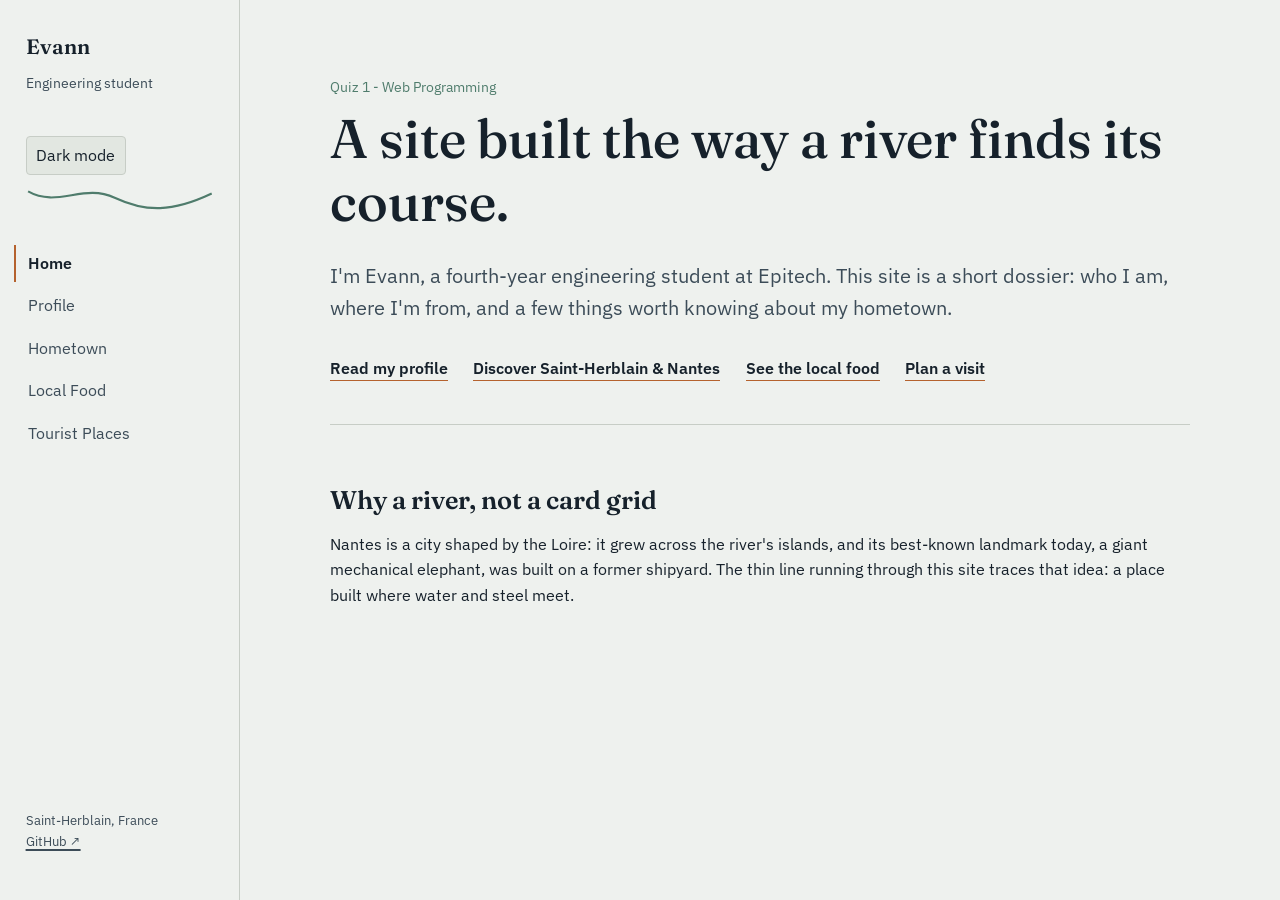
<file: index.html>
<!DOCTYPE html>
<html lang="en">
<head>
<meta charset="UTF-8">
<meta name="viewport" content="width=device-width, initial-scale=1.0">
<title>Evann - Home</title>
<link rel="preconnect" href="https://fonts.googleapis.com">
<link href="https://fonts.googleapis.com/css2?family=Fraunces:opsz,wght@9..144,500;9..144,600&family=IBM+Plex+Sans:wght@400;500;600&display=swap" rel="stylesheet">
<link rel="stylesheet" href="assets/css/style.css">
</head>
<body>

<div class="topbar">
  <p class="brand">Evann</p>
  <button class="topbar-toggle" aria-expanded="false">Menu</button>
</div>
<nav class="mobile-nav" aria-label="Mobile navigation">
  <a class="nav-link" href="index.html" aria-current="page">Home</a>
  <a class="nav-link" href="profile/index.html">Profile</a>
  <a class="nav-link" href="hometown/index.html">Hometown</a>
  <a class="nav-link" href="food/index.html">Local Food</a>
  <a class="nav-link" href="tourist/index.html">Tourist Places</a>
</nav>

<div class="layout">
  <aside class="sidebar">
    <div class="sidebar-header">
      <p class="brand">Evann</p>
      <p class="brand-role">Engineering student</p>
    </div>

    <svg class="river-line" viewBox="0 0 180 34" aria-hidden="true">
      <path d="M2 10 C 30 26, 55 2, 85 16 S 140 30, 178 12" />
    </svg>

    <ul class="nav-list">
      <li><a class="nav-link" href="index.html" aria-current="page">Home</a></li>
      <li><a class="nav-link" href="profile/index.html">Profile</a></li>
      <li><a class="nav-link" href="hometown/index.html">Hometown</a></li>
      <li><a class="nav-link" href="food/index.html">Local Food</a></li>
      <li><a class="nav-link" href="tourist/index.html">Tourist Places</a></li>
    </ul>

    <p class="sidebar-foot">Saint-Herblain, France<br><a href="https://github.com/" target="_blank" rel="noopener">GitHub ↗</a></p>
  </aside>

  <main>
    <p class="eyebrow">Quiz 1 - Web Programming</p>
    <h1>A site built the way a river finds its course.</h1>
    <p class="lede">I'm Evann, a fourth-year engineering student at Epitech. This site is a short dossier: who I am, where I'm from, and a few things worth knowing about my hometown.</p>

    <ul class="hero-links">
      <li><a href="profile/index.html">Read my profile</a></li>
      <li><a href="hometown/index.html">Discover Saint-Herblain &amp; Nantes</a></li>
      <li><a href="food/index.html">See the local food</a></li>
      <li><a href="tourist/index.html">Plan a visit</a></li>
    </ul>

    <hr class="rule">

    <h2>Why a river, not a card grid</h2>
    <p>Nantes is a city shaped by the Loire: it grew across the river's islands, and its best-known landmark today, a giant mechanical elephant, was built on a former shipyard. The thin line running through this site traces that idea: a place built where water and steel meet.</p>
  </main>
</div>

<script src="assets/js/main.js"></script>
</body>
</html>
</file>
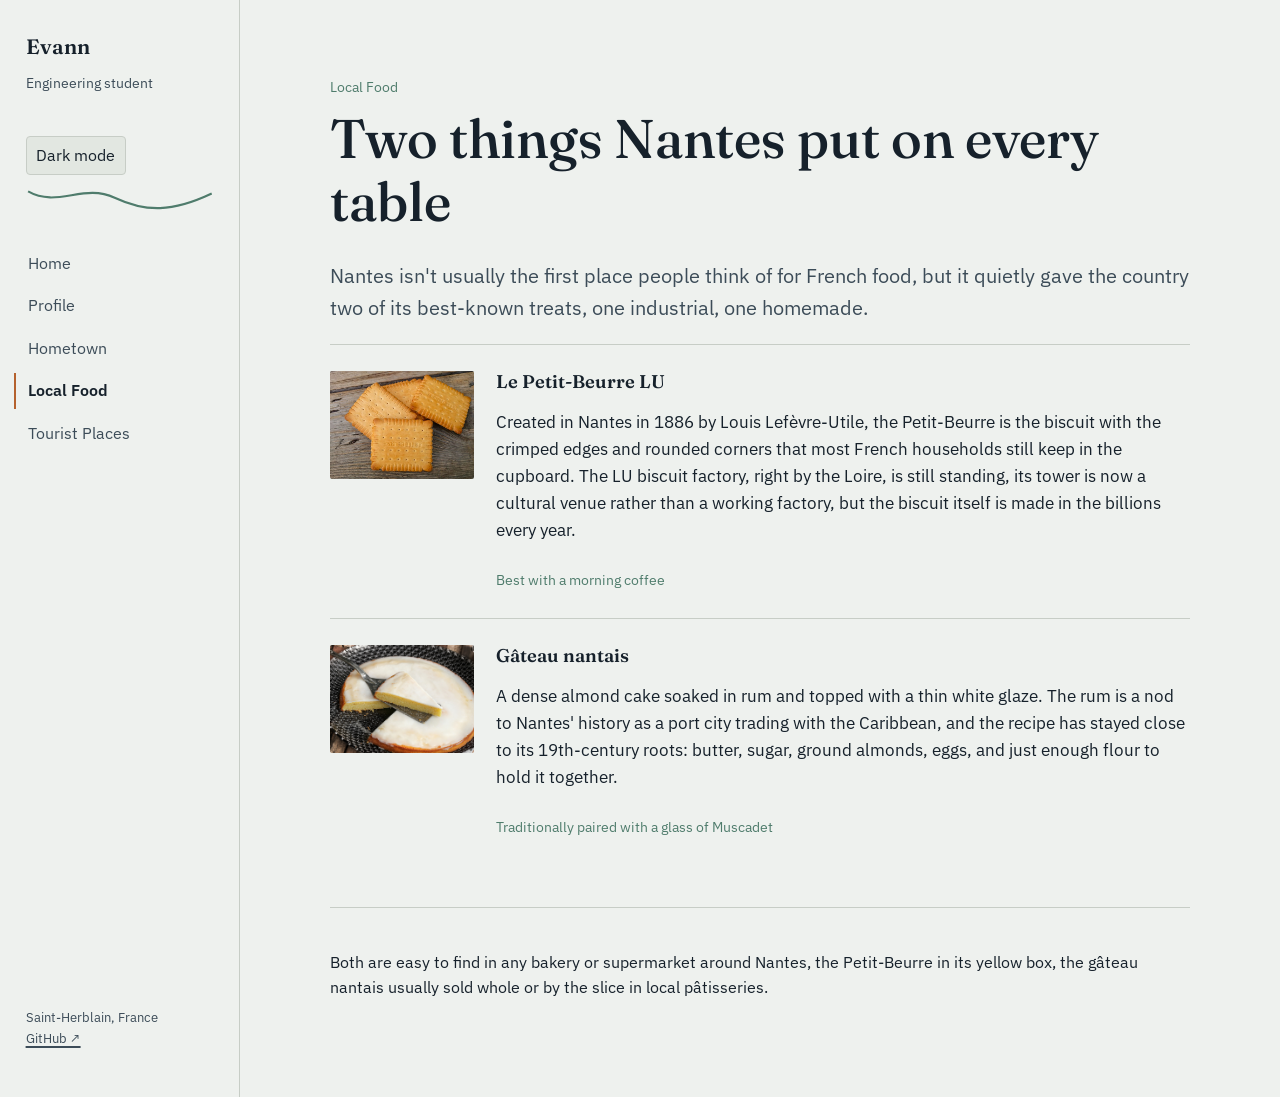
<file: food/index.html>
<!DOCTYPE html>
<html lang="en">
<head>
<meta charset="UTF-8">
<meta name="viewport" content="width=device-width, initial-scale=1.0">
<title>Evann - Local Food</title>
<link rel="preconnect" href="https://fonts.googleapis.com">
<link href="https://fonts.googleapis.com/css2?family=Fraunces:opsz,wght@9..144,500;9..144,600&family=IBM+Plex+Sans:wght@400;500;600&display=swap" rel="stylesheet">
<link rel="stylesheet" href="../assets/css/style.css">
</head>
<body>

<div class="topbar">
  <p class="brand">Evann</p>
  <button class="topbar-toggle" aria-expanded="false">Menu</button>
</div>
<nav class="mobile-nav" aria-label="Mobile navigation">
  <a class="nav-link" href="../index.html">Home</a>
  <a class="nav-link" href="../profile/index.html">Profile</a>
  <a class="nav-link" href="../hometown/index.html">Hometown</a>
  <a class="nav-link" href="index.html" aria-current="page">Local Food</a>
  <a class="nav-link" href="../tourist/index.html">Tourist Places</a>
</nav>

<div class="layout">
  <aside class="sidebar">
    <div class="sidebar-header">
      <p class="brand">Evann</p>
      <p class="brand-role">Engineering student</p>
    </div>

    <svg class="river-line" viewBox="0 0 180 34" aria-hidden="true">
      <path d="M2 10 C 30 26, 55 2, 85 16 S 140 30, 178 12" />
    </svg>

    <ul class="nav-list">
      <li><a class="nav-link" href="../index.html">Home</a></li>
      <li><a class="nav-link" href="../profile/index.html">Profile</a></li>
      <li><a class="nav-link" href="../hometown/index.html">Hometown</a></li>
      <li><a class="nav-link" href="index.html" aria-current="page">Local Food</a></li>
      <li><a class="nav-link" href="../tourist/index.html">Tourist Places</a></li>
    </ul>

    <p class="sidebar-foot">Saint-Herblain, France<br><a href="https://github.com/" target="_blank" rel="noopener">GitHub ↗</a></p>
  </aside>

  <main>
    <p class="eyebrow">Local Food</p>
    <h1>Two things Nantes put on every table</h1>
    <p class="lede">Nantes isn't usually the first place people think of for French food, but it quietly gave the country two of its best-known treats, one industrial, one homemade.</p>

    <div class="entry">
      <img src="../assets/img/food_petit_beurre.jpg" alt="Petit-Beurre LU biscuits">
      <div>
        <h3>Le Petit-Beurre LU</h3>
        <p>Created in Nantes in 1886 by Louis Lefèvre-Utile, the Petit-Beurre is the biscuit with the crimped edges and rounded corners that most French households still keep in the cupboard. The LU biscuit factory, right by the Loire, is still standing, its tower is now a cultural venue rather than a working factory, but the biscuit itself is made in the billions every year.</p>
        <span class="note">Best with a morning coffee</span>
      </div>
    </div>

    <div class="entry">
      <img src="../assets/img/food_gateau_nantais.jpeg" alt="Gâteau nantais, a rum and almond cake">
      <div>
        <h3>Gâteau nantais</h3>
        <p>A dense almond cake soaked in rum and topped with a thin white glaze. The rum is a nod to Nantes' history as a port city trading with the Caribbean, and the recipe has stayed close to its 19th-century roots: butter, sugar, ground almonds, eggs, and just enough flour to hold it together.</p>
        <span class="note">Traditionally paired with a glass of Muscadet</span>
      </div>
    </div>

    <hr class="rule">
    <p>Both are easy to find in any bakery or supermarket around Nantes, the Petit-Beurre in its yellow box, the gâteau nantais usually sold whole or by the slice in local pâtisseries.</p>
  </main>
</div>

<script src="../assets/js/main.js"></script>
</body>
</html>
</file>
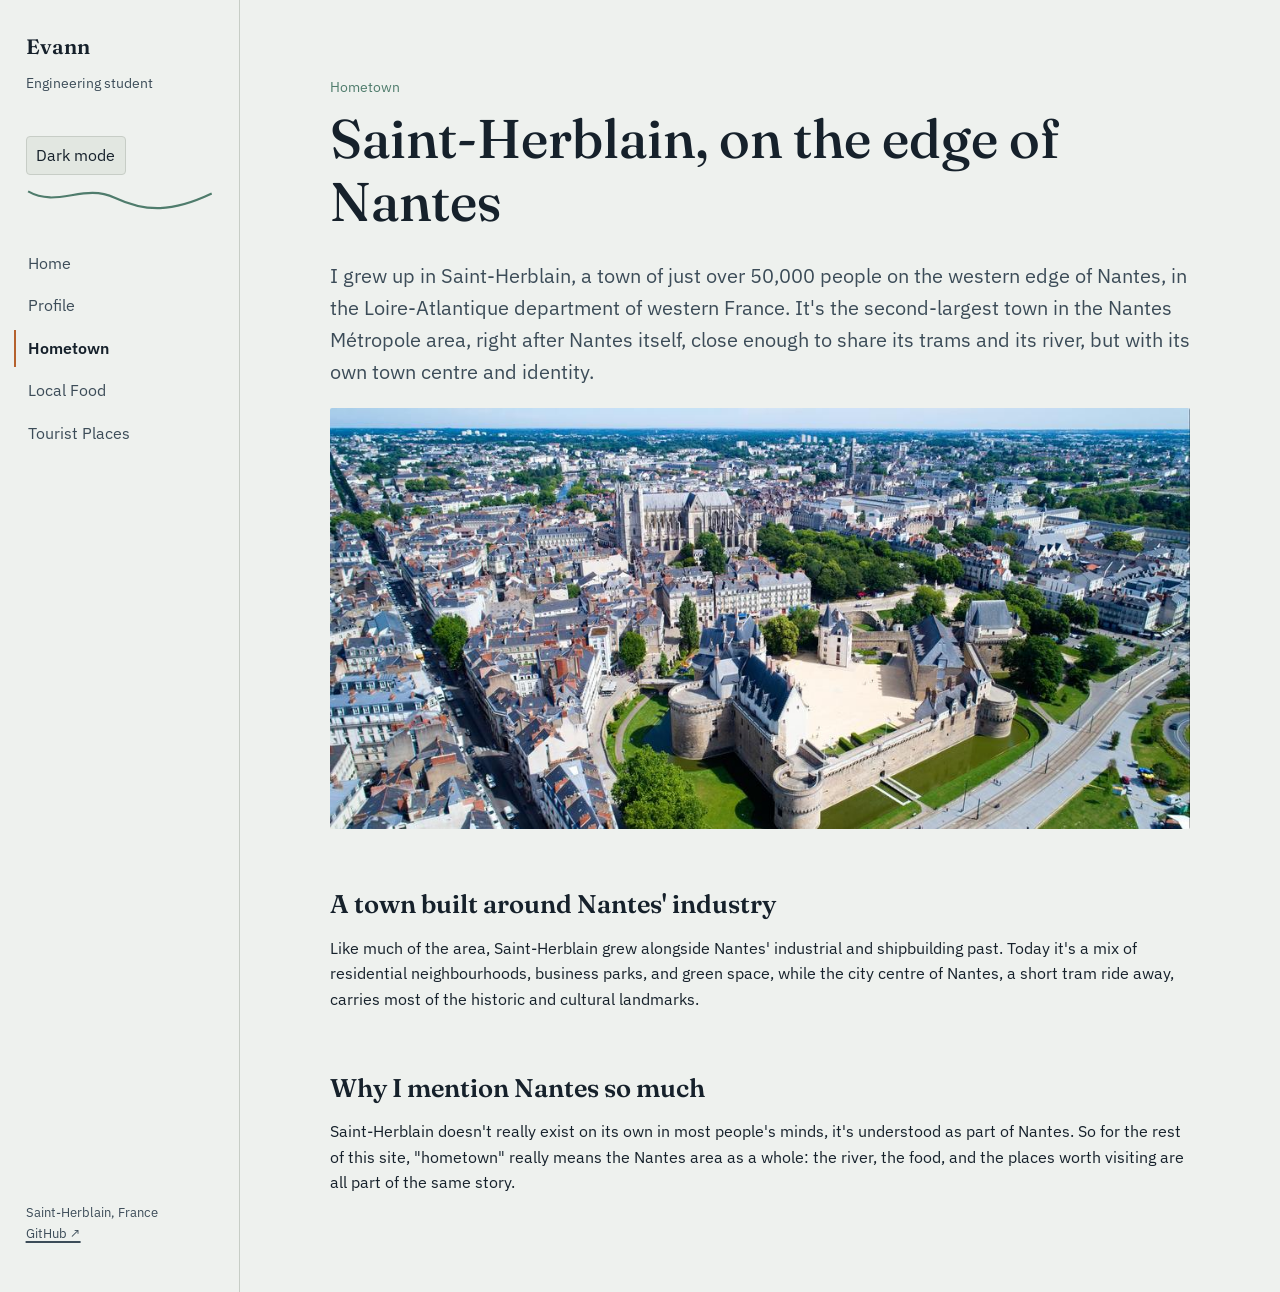
<file: hometown/index.html>
<!DOCTYPE html>
<html lang="en">
<head>
<meta charset="UTF-8">
<meta name="viewport" content="width=device-width, initial-scale=1.0">
<title>Evann - Hometown</title>
<link rel="preconnect" href="https://fonts.googleapis.com">
<link href="https://fonts.googleapis.com/css2?family=Fraunces:opsz,wght@9..144,500;9..144,600&family=IBM+Plex+Sans:wght@400;500;600&display=swap" rel="stylesheet">
<link rel="stylesheet" href="../assets/css/style.css">
</head>
<body>

<div class="topbar">
  <p class="brand">Evann</p>
  <button class="topbar-toggle" aria-expanded="false">Menu</button>
</div>
<nav class="mobile-nav" aria-label="Mobile navigation">
  <a class="nav-link" href="../index.html">Home</a>
  <a class="nav-link" href="../profile/index.html">Profile</a>
  <a class="nav-link" href="index.html" aria-current="page">Hometown</a>
  <a class="nav-link" href="../food/index.html">Local Food</a>
  <a class="nav-link" href="../tourist/index.html">Tourist Places</a>
</nav>

<div class="layout">
  <aside class="sidebar">
    <div class="sidebar-header">
      <p class="brand">Evann</p>
      <p class="brand-role">Engineering student</p>
    </div>

    <svg class="river-line" viewBox="0 0 180 34" aria-hidden="true">
      <path d="M2 10 C 30 26, 55 2, 85 16 S 140 30, 178 12" />
    </svg>

    <ul class="nav-list">
      <li><a class="nav-link" href="../index.html">Home</a></li>
      <li><a class="nav-link" href="../profile/index.html">Profile</a></li>
      <li><a class="nav-link" href="index.html" aria-current="page">Hometown</a></li>
      <li><a class="nav-link" href="../food/index.html">Local Food</a></li>
      <li><a class="nav-link" href="../tourist/index.html">Tourist Places</a></li>
    </ul>

    <p class="sidebar-foot">Saint-Herblain, France<br><a href="https://github.com/" target="_blank" rel="noopener">GitHub ↗</a></p>
  </aside>

  <main>
    <p class="eyebrow">Hometown</p>
    <h1>Saint-Herblain, on the edge of Nantes</h1>
    <p class="lede">I grew up in Saint-Herblain, a town of just over 50,000 people on the western edge of Nantes, in the Loire-Atlantique department of western France. It's the second-largest town in the Nantes Métropole area, right after Nantes itself, close enough to share its trams and its river, but with its own town centre and identity.</p>

    <img src="../assets/img/hometown_view.jpeg" alt="View of Saint-Herblain or the Loire near Nantes">

    <h2>A town built around Nantes' industry</h2>
    <p>Like much of the area, Saint-Herblain grew alongside Nantes' industrial and shipbuilding past. Today it's a mix of residential neighbourhoods, business parks, and green space, while the city centre of Nantes, a short tram ride away, carries most of the historic and cultural landmarks.</p>

    <h2>Why I mention Nantes so much</h2>
    <p>Saint-Herblain doesn't really exist on its own in most people's minds, it's understood as part of Nantes. So for the rest of this site, "hometown" really means the Nantes area as a whole: the river, the food, and the places worth visiting are all part of the same story.</p>
  </main>
</div>

<script src="../assets/js/main.js"></script>
</body>
</html>
</file>
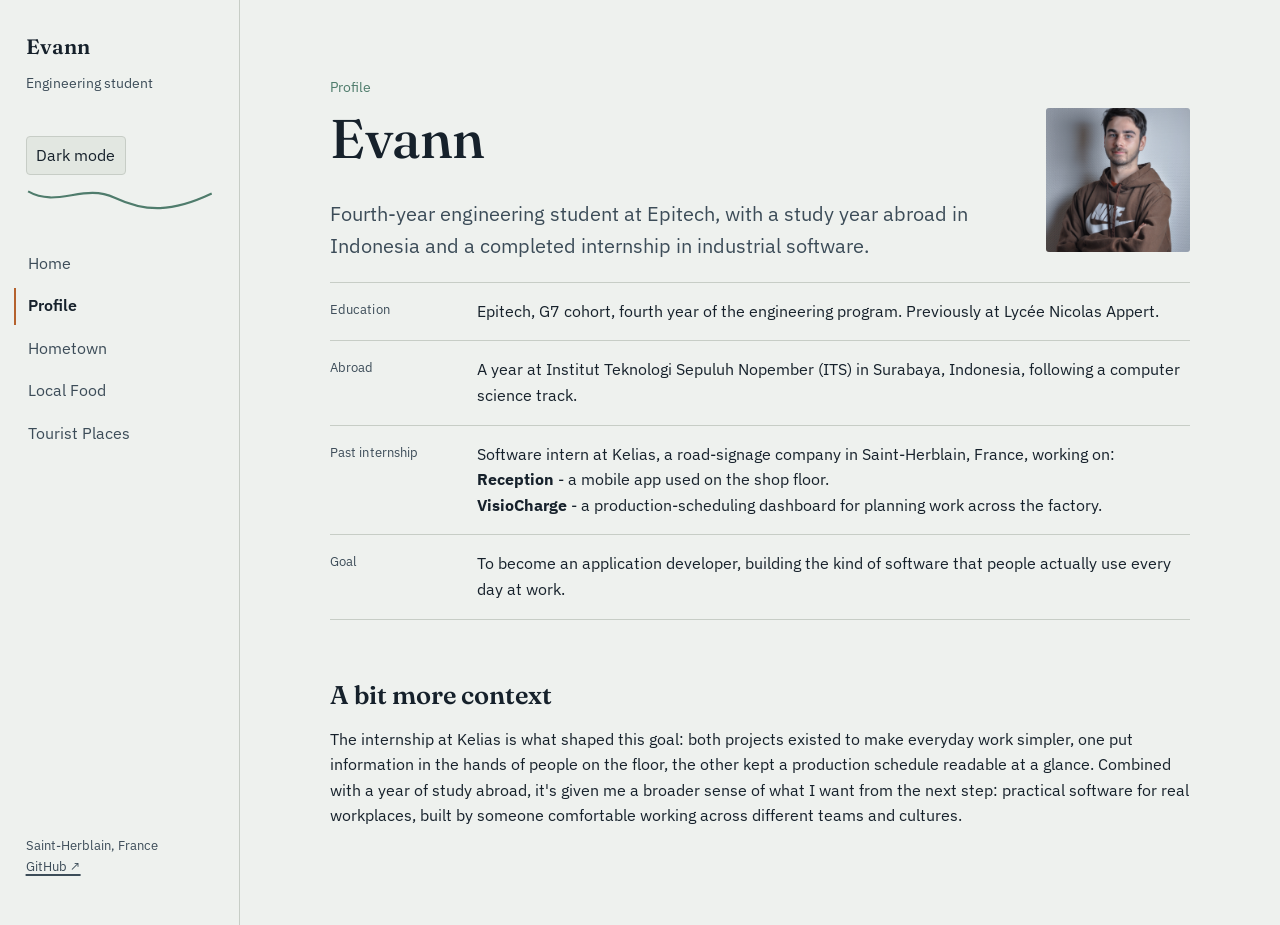
<file: profile/index.html>
<!DOCTYPE html>
<html lang="en">
<head>
<meta charset="UTF-8">
<meta name="viewport" content="width=device-width, initial-scale=1.0">
<title>Evann, Profile</title>
<link rel="preconnect" href="https://fonts.googleapis.com">
<link href="https://fonts.googleapis.com/css2?family=Fraunces:opsz,wght@9..144,500;9..144,600&family=IBM+Plex+Sans:wght@400;500;600&display=swap" rel="stylesheet">
<link rel="stylesheet" href="../assets/css/style.css">
</head>
<body>

<div class="topbar">
  <p class="brand">Evann</p>
  <button class="topbar-toggle" aria-expanded="false">Menu</button>
</div>
<nav class="mobile-nav" aria-label="Mobile navigation">
  <a class="nav-link" href="../index.html">Home</a>
  <a class="nav-link" href="index.html" aria-current="page">Profile</a>
  <a class="nav-link" href="../hometown/index.html">Hometown</a>
  <a class="nav-link" href="../food/index.html">Local Food</a>
  <a class="nav-link" href="../tourist/index.html">Tourist Places</a>
</nav>

<div class="layout">
  <aside class="sidebar">
    <div class="sidebar-header">
      <p class="brand">Evann</p>
      <p class="brand-role">Engineering student</p>
    </div>

    <svg class="river-line" viewBox="0 0 180 34" aria-hidden="true">
      <path d="M2 10 C 30 26, 55 2, 85 16 S 140 30, 178 12" />
    </svg>

    <ul class="nav-list">
      <li><a class="nav-link" href="../index.html">Home</a></li>
      <li><a class="nav-link" href="index.html" aria-current="page">Profile</a></li>
      <li><a class="nav-link" href="../hometown/index.html">Hometown</a></li>
      <li><a class="nav-link" href="../food/index.html">Local Food</a></li>
      <li><a class="nav-link" href="../tourist/index.html">Tourist Places</a></li>
    </ul>

    <p class="sidebar-foot">Saint-Herblain, France<br><a href="https://github.com/" target="_blank" rel="noopener">GitHub ↗</a></p>
  </aside>

  <main>
    <p class="eyebrow">Profile</p>
    <img class="headshot" src="../assets/img/profile_photo.jpg" alt="Portrait of Evann">
    <h1>Evann</h1>
    <p class="lede">Fourth-year engineering student at Epitech, with a study year abroad in Indonesia and a completed internship in industrial software.</p>

    <dl>
      <div class="cv-row">
        <dt>Education</dt>
        <dd>Epitech, G7 cohort, fourth year of the engineering program. Previously at Lycée Nicolas Appert.</dd>
      </div>
      <div class="cv-row">
        <dt>Abroad</dt>
        <dd>A year at Institut Teknologi Sepuluh Nopember (ITS) in Surabaya, Indonesia, following a computer science track.</dd>
      </div>
      <div class="cv-row">
        <dt>Past internship</dt>
        <dd>
          Software intern at Kelias, a road-signage company in Saint-Herblain, France, working on:<br>
          <strong>Reception</strong> - a mobile app used on the shop floor.<br>
          <strong>VisioCharge</strong> - a production-scheduling dashboard for planning work across the factory.
        </dd>
      </div>
      <div class="cv-row">
        <dt>Goal</dt>
        <dd>To become an application developer, building the kind of software that people actually use every day at work.</dd>
      </div>
    </dl>

    <h2>A bit more context</h2>
    <p>The internship at Kelias is what shaped this goal: both projects existed to make everyday work simpler, one put information in the hands of people on the floor, the other kept a production schedule readable at a glance. Combined with a year of study abroad, it's given me a broader sense of what I want from the next step: practical software for real workplaces, built by someone comfortable working across different teams and cultures.</p>
  </main>
</div>

<script src="../assets/js/main.js"></script>
</body>
</html>
</file>
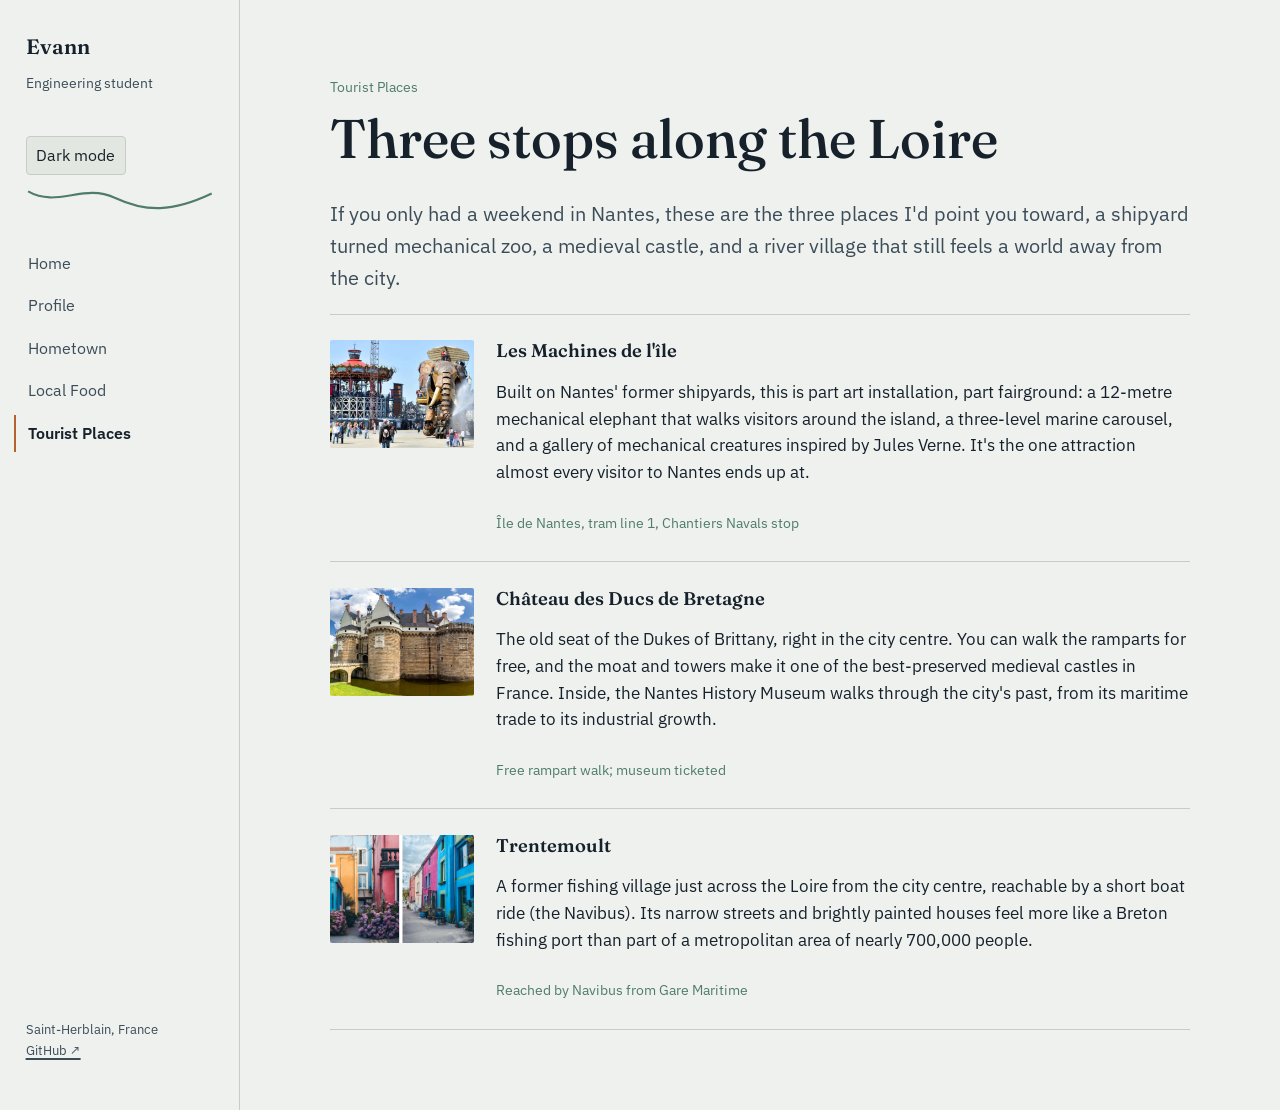
<file: tourist/index.html>
<!DOCTYPE html>
<html lang="en">
<head>
<meta charset="UTF-8">
<meta name="viewport" content="width=device-width, initial-scale=1.0">
<title>Evann - Tourist Places</title>
<link rel="preconnect" href="https://fonts.googleapis.com">
<link href="https://fonts.googleapis.com/css2?family=Fraunces:opsz,wght@9..144,500;9..144,600&family=IBM+Plex+Sans:wght@400;500;600&display=swap" rel="stylesheet">
<link rel="stylesheet" href="../assets/css/style.css">
</head>
<body>

<div class="topbar">
  <p class="brand">Evann</p>
  <button class="topbar-toggle" aria-expanded="false">Menu</button>
</div>
<nav class="mobile-nav" aria-label="Mobile navigation">
  <a class="nav-link" href="../index.html">Home</a>
  <a class="nav-link" href="../profile/index.html">Profile</a>
  <a class="nav-link" href="../hometown/index.html">Hometown</a>
  <a class="nav-link" href="../food/index.html">Local Food</a>
  <a class="nav-link" href="index.html" aria-current="page">Tourist Places</a>
</nav>

<div class="layout">
  <aside class="sidebar">
    <div class="sidebar-header">
      <p class="brand">Evann</p>
      <p class="brand-role">Engineering student</p>
    </div>

    <svg class="river-line" viewBox="0 0 180 34" aria-hidden="true">
      <path d="M2 10 C 30 26, 55 2, 85 16 S 140 30, 178 12" />
    </svg>

    <ul class="nav-list">
      <li><a class="nav-link" href="../index.html">Home</a></li>
      <li><a class="nav-link" href="../profile/index.html">Profile</a></li>
      <li><a class="nav-link" href="../hometown/index.html">Hometown</a></li>
      <li><a class="nav-link" href="../food/index.html">Local Food</a></li>
      <li><a class="nav-link" href="index.html" aria-current="page">Tourist Places</a></li>
    </ul>

    <p class="sidebar-foot">Saint-Herblain, France<br><a href="https://github.com/" target="_blank" rel="noopener">GitHub ↗</a></p>
  </aside>

  <main>
    <p class="eyebrow">Tourist Places</p>
    <h1>Three stops along the Loire</h1>
    <p class="lede">If you only had a weekend in Nantes, these are the three places I'd point you toward, a shipyard turned mechanical zoo, a medieval castle, and a river village that still feels a world away from the city.</p>

    <div class="entry">
      <img src="../assets/img/tourist_machines.jpg" alt="The Grand Éléphant at Les Machines de l'île">
      <div>
        <h3>Les Machines de l'île</h3>
        <p>Built on Nantes' former shipyards, this is part art installation, part fairground: a 12-metre mechanical elephant that walks visitors around the island, a three-level marine carousel, and a gallery of mechanical creatures inspired by Jules Verne. It's the one attraction almost every visitor to Nantes ends up at.</p>
        <span class="note">Île de Nantes, tram line 1, Chantiers Navals stop</span>
      </div>
    </div>

    <div class="entry">
      <img src="../assets/img/tourist_chateau.jpg" alt="Château des Ducs de Bretagne">
      <div>
        <h3>Château des Ducs de Bretagne</h3>
        <p>The old seat of the Dukes of Brittany, right in the city centre. You can walk the ramparts for free, and the moat and towers make it one of the best-preserved medieval castles in France. Inside, the Nantes History Museum walks through the city's past, from its maritime trade to its industrial growth.</p>
        <span class="note">Free rampart walk; museum ticketed</span>
      </div>
    </div>

    <div class="entry">
      <img src="../assets/img/tourist_trentemoult.png" alt="Colourful houses in the village of Trentemoult">
      <div>
        <h3>Trentemoult</h3>
        <p>A former fishing village just across the Loire from the city centre, reachable by a short boat ride (the Navibus). Its narrow streets and brightly painted houses feel more like a Breton fishing port than part of a metropolitan area of nearly 700,000 people.</p>
        <span class="note">Reached by Navibus from Gare Maritime</span>
      </div>
    </div>
  </main>
</div>

<script src="../assets/js/main.js"></script>
</body>
</html>
</file>
<file: assets/css/style.css>
:root {
  --ink: #16212b;        /* deep slate, river at dusk */
  --ink-soft: #3c4c58;
  --paper: #eef1ee;       /* pale river mist */
  --paper-raised: #e2e7e1;
  --rust: #b5622e;        /* oxidised steel / the Grand Éléphant */
  --patina: #4f7c6c;      /* verdigris roofs of the Château */
  --line: #c7cdc6;
  --sidebar-w: 15rem;
}

@media (prefers-color-scheme: dark) {
  :root:not([data-theme]) {
    --ink: #eef1ee;
    --ink-soft: #b7c2c7;
    --paper: #10171c;
    --paper-raised: #182027;
    --line: #2b363d;
  }
}

:root[data-theme="dark"] {
  --ink: #eef1ee;
  --ink-soft: #b7c2c7;
  --paper: #10171c;
  --paper-raised: #182027;
  --line: #2b363d;
}

:root[data-theme="light"] {
  --ink: #16212b;
  --ink-soft: #3c4c58;
  --paper: #eef1ee;
  --paper-raised: #e2e7e1;
  --line: #c7cdc6;
}

* { box-sizing: border-box; }

html { -webkit-text-size-adjust: 100%; }

body {
  margin: 0;
  background: var(--paper);
  color: var(--ink);
  font-family: "IBM Plex Sans", -apple-system, BlinkMacSystemFont, "Segoe UI", sans-serif;
  font-size: 1rem;
  line-height: 1.6;
}

h1, h2, h3, .brand {
  font-family: "Fraunces", Georgia, "Times New Roman", serif;
  font-weight: 600;
  line-height: 1.15;
  margin: 0 0 0.5em;
}

h1 { font-size: clamp(2.1rem, 4vw + 1rem, 3.4rem); font-weight: 500; }
h2 { font-size: 1.6rem; margin-top: 2.4em; }
h3 { font-size: 1.15rem; margin-top: 1.6em; }

p { max-width: 38rem; }
a { color: var(--rust); text-decoration-thickness: 1.5px; text-underline-offset: 3px; }
a:focus-visible, button:focus-visible, .nav-link:focus-visible {
  outline: 2px solid var(--patina);
  outline-offset: 3px;
}

img { max-width: 100%; display: block; border-radius: 2px; }

.theme-toggle,
.back-to-top,
.image-modal-close {
  border: 1px solid var(--line);
  border-radius: 4px;
  background: var(--paper-raised);
  color: var(--ink);
  font: inherit;
  cursor: pointer;
}

.theme-toggle { margin-top: 1rem; padding: 0.35rem 0.6rem; }
.theme-toggle:hover,
.back-to-top:hover,
.image-modal-close:hover { border-color: var(--rust); }

.back-to-top {
  position: fixed;
  right: 1.25rem;
  bottom: 1.25rem;
  z-index: 10;
  padding: 0.55rem 0.75rem;
  opacity: 0;
  pointer-events: none;
  transform: translateY(0.5rem);
  transition: opacity 180ms ease, transform 180ms ease;
}
.back-to-top.visible { opacity: 1; pointer-events: auto; transform: translateY(0); }

.zoomable-image { cursor: zoom-in; }
.image-modal {
  position: fixed;
  inset: 0;
  z-index: 20;
  display: grid;
  place-items: center;
  padding: 2rem;
  background: rgba(16, 23, 28, 0.82);
  opacity: 0;
  pointer-events: none;
  transition: opacity 180ms ease;
}
.image-modal.open { opacity: 1; pointer-events: auto; }
.image-modal-content { position: relative; max-width: min(90vw, 70rem); max-height: 90vh; }
.image-modal-image { max-height: 85vh; width: auto; object-fit: contain; }
.image-modal-close { position: absolute; top: -2.5rem; right: 0; padding: 0.35rem 0.6rem; }
.modal-open { overflow: hidden; }

/* ---------- layout: fixed river-bank sidebar + reading column ---------- */

.layout {
  display: flex;
  min-height: 100vh;
}

.sidebar {
  width: var(--sidebar-w);
  flex-shrink: 0;
  padding: 2.2rem 1.6rem;
  border-right: 1px solid var(--line);
  display: flex;
  flex-direction: column;
}

.brand {
  font-size: 1.3rem;
  margin-bottom: 0.1em;
}
.brand-role {
  color: var(--ink-soft);
  font-size: 0.85rem;
  margin-bottom: 1.6rem;
}

.river-line { margin: 0.4rem 0 1.8rem; }
.river-line path {
  fill: none;
  stroke: var(--patina);
  stroke-width: 2;
}

.nav-list { list-style: none; margin: 0; padding: 0; }
.nav-list li + li { margin-top: 0.35rem; }

.nav-link {
  display: block;
  padding: 0.35rem 0;
  color: var(--ink-soft);
  text-decoration: none;
  border-left: 2px solid transparent;
  padding-left: 0.7rem;
  margin-left: -0.7rem;
}
.nav-link:hover { color: var(--ink); }
.nav-link[aria-current="page"] {
  color: var(--ink);
  border-left-color: var(--rust);
  font-weight: 600;
}

.sidebar-foot {
  margin-top: auto;
  padding-top: 1.6rem;
  font-size: 0.82rem;
  color: var(--ink-soft);
}
.sidebar-foot a { color: var(--ink-soft); }

/* mobile top bar */
.topbar { display: none; }
.mobile-nav { display: none; }

main {
  flex: 1;
  min-width: 0;
  padding: clamp(3.4rem, 6vw, 6rem) clamp(2rem, 7vw, 8rem) 5rem;
}

.eyebrow {
  color: var(--patina);
  font-size: 0.85rem;
  margin: 0 0 0.6rem;
}

.lede {
  font-size: 1.15rem;
  color: var(--ink-soft);
}

/* a hairline rule used to close a section, never as decoration */
hr.rule {
  border: none;
  border-top: 1px solid var(--line);
  margin: 2.6rem 0;
}

/* dossier entries - used for Local Food & Tourist Places */
.entry {
  display: grid;
  grid-template-columns: 9rem 1fr;
  gap: 1.4rem;
  padding: 1.6rem 0;
  border-top: 1px solid var(--line);
  align-items: start;
}
.entry:last-child { border-bottom: 1px solid var(--line); }
.entry img { width: 100%; aspect-ratio: 4 / 3; object-fit: cover; }
.entry h3 { margin-top: 0; }
.entry .note {
  display: inline-block;
  margin-top: 0.6rem;
  font-size: 0.85rem;
  color: var(--patina);
}

/* profile: CV-style two column */
.cv-row {
  display: grid;
  grid-template-columns: 8rem 1fr;
  gap: 1.2rem;
  padding: 1rem 0;
  border-top: 1px solid var(--line);
}
.cv-row:last-child { border-bottom: 1px solid var(--line); }
.cv-row dt {
  font-size: 0.82rem;
  color: var(--ink-soft);
  letter-spacing: 0.01em;
}
.cv-row dd { margin: 0; }

.headshot {
  width: 9rem;
  height: 9rem;
  object-fit: cover;
  border-radius: 3px;
  float: right;
  margin: 0 0 1rem 1.6rem;
}

/* homepage hero */
.hero-links {
  display: flex;
  flex-wrap: wrap;
  gap: 0.8rem 1.6rem;
  margin-top: 2rem;
  padding: 0;
  list-style: none;
}
.hero-links a {
  color: var(--ink);
  font-weight: 600;
  text-decoration: none;
  border-bottom: 1.5px solid var(--rust);
  padding-bottom: 2px;
}

@media (min-width: 781px) {
  main > p:not(.eyebrow) { max-width: 60rem; }
  .lede {
    max-width: 54rem;
    font-size: 1.25rem;
  }
  .entry > div p {
    max-width: none;
    font-size: 1.08rem;
    line-height: 1.55;
  }
}

@media (max-width: 780px) {
  .layout { flex-direction: column; }
  .sidebar { display: none; }
  .topbar {
    display: flex;
    align-items: center;
    justify-content: space-between;
    padding: 1rem 1.2rem;
    border-bottom: 1px solid var(--line);
  }
  .topbar .brand { font-size: 1.05rem; margin: 0; }
  .topbar-toggle {
    background: none;
    border: 1px solid var(--line);
    border-radius: 4px;
    padding: 0.4rem 0.7rem;
    font: inherit;
    color: var(--ink);
  }
  .topbar .theme-toggle { margin: 0 0.6rem 0 auto; }
  .mobile-nav {
    display: none;
    flex-direction: column;
    padding: 0.4rem 1.2rem 1rem;
    border-bottom: 1px solid var(--line);
  }
  .mobile-nav.open { display: flex; }
  .mobile-nav .nav-link { padding: 0.55rem 0; margin-left: 0; }
  main { padding: 2.2rem 1.3rem 3.5rem; }
  .entry, .cv-row { grid-template-columns: 1fr; }
  .headshot { float: none; width: 8rem; height: 8rem; margin: 0 0 1rem; }
}

@media (prefers-reduced-motion: reduce) {
  * { animation: none !important; transition: none !important; }
}
</file>
